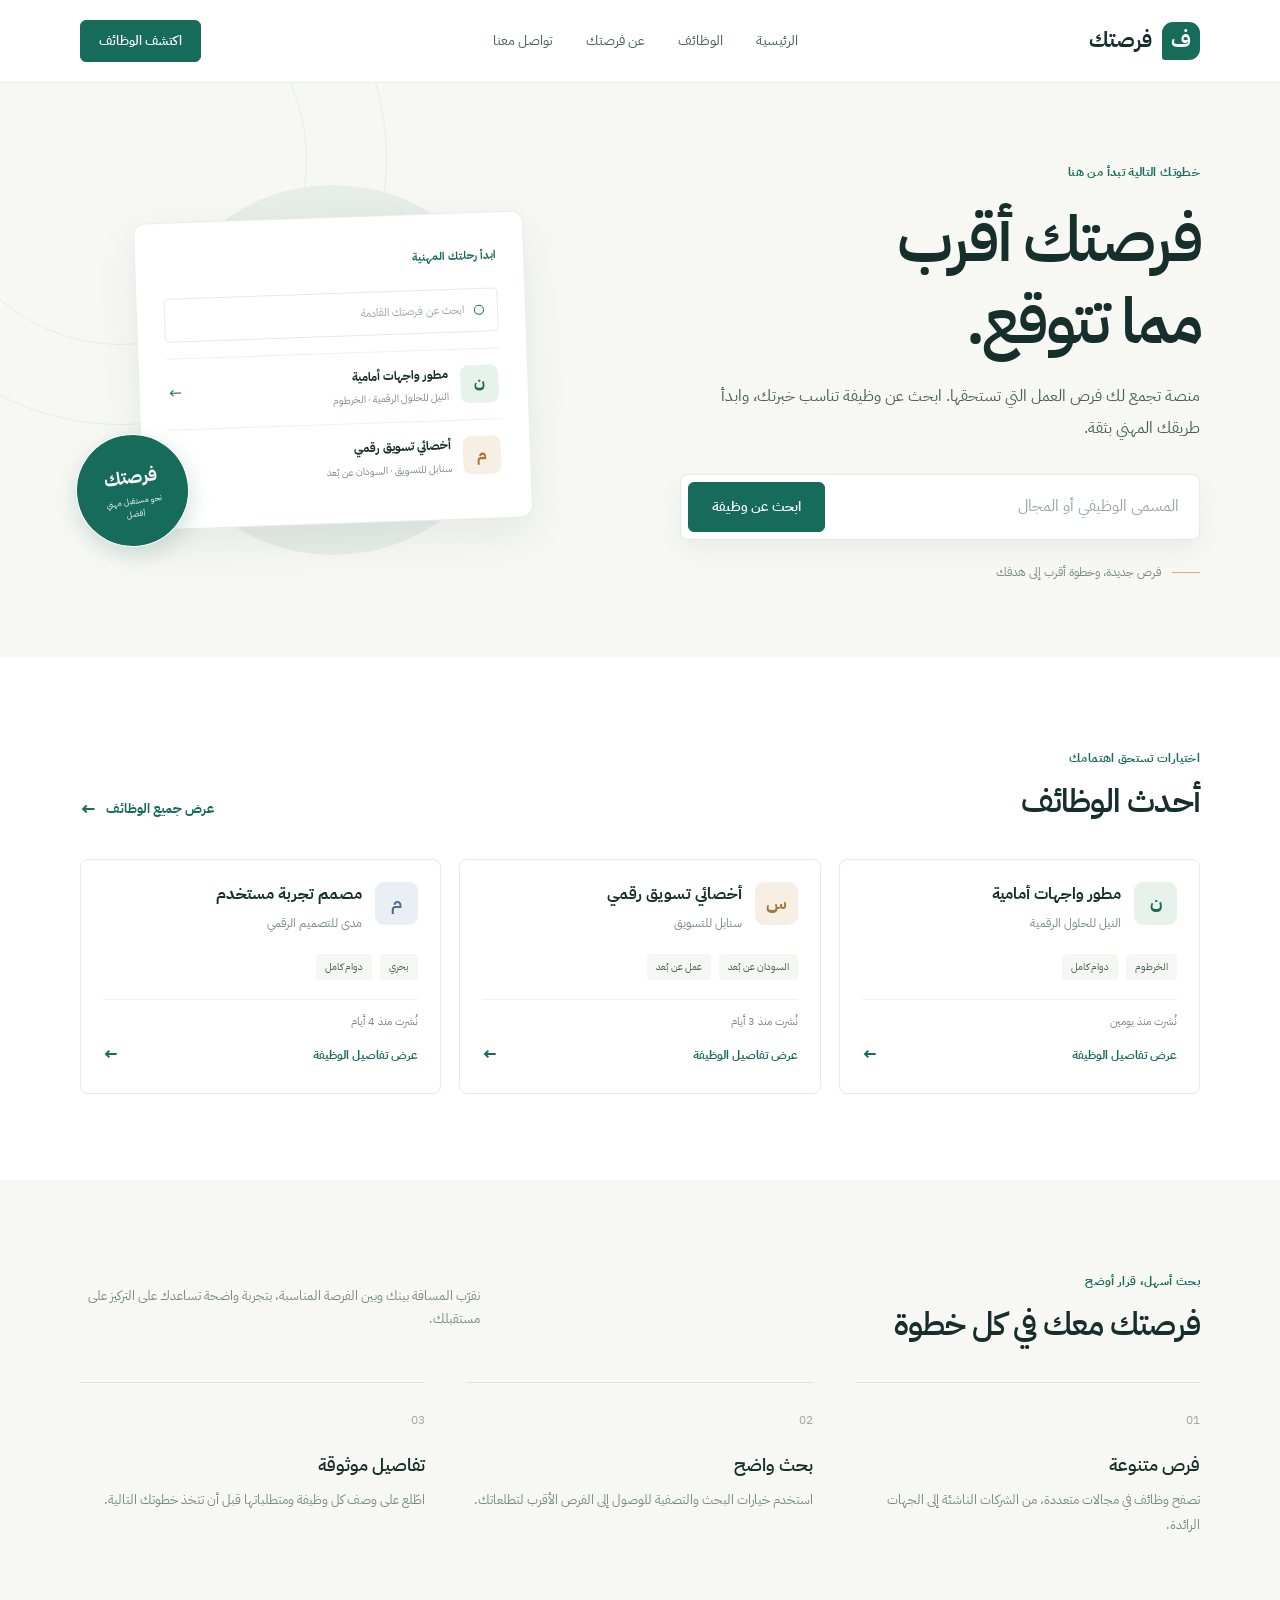
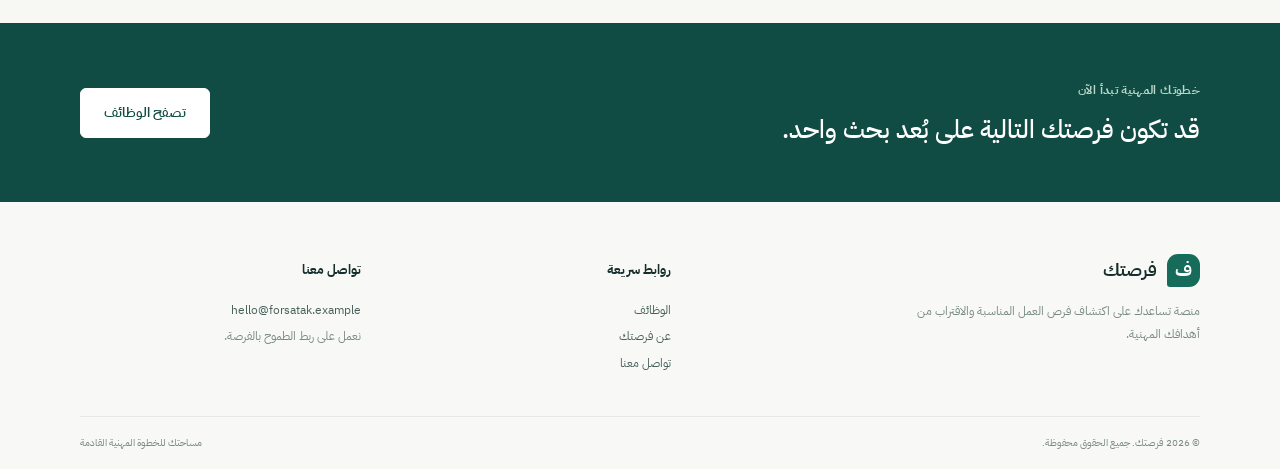
<file: index.html>
<!doctype html>
<html lang="ar" dir="rtl">
<head>
  <meta charset="utf-8">
  <meta name="viewport" content="width=device-width, initial-scale=1">
  <meta name="description" content="فرصتك: اكتشف فرص عمل مناسبة لطموحك، وابحث بسهولة عن أحدث الوظائف في مختلف المجالات.">
  <title>فرصتك | فرص عمل تناسب طموحك</title>
  <link rel="stylesheet" href="css/style.css">
  <script src="js/script.js" defer></script>
</head>
<body data-page="home">
  <a class="skip-link" href="#main-content">انتقل إلى المحتوى</a>
  <header class="site-header">
    <div class="container header-inner">
      <a class="brand" href="index.html" aria-label="فرصتك - الصفحة الرئيسية"><span class="brand-mark">ف</span><span>فرصتك</span></a>
      <nav class="main-nav" aria-label="التنقل الرئيسي">
        <a href="index.html">الرئيسية</a>
        <a href="jobs.html">الوظائف</a>
        <a href="about.html">عن فرصتك</a>
        <a href="contact.html">تواصل معنا</a>
      </nav>
      <a class="button button-small header-cta" href="jobs.html">اكتشف الوظائف</a>
    </div>
  </header>

  <main id="main-content">
    <section class="hero">
      <div class="container hero-layout">
        <div class="hero-copy">
          <span class="eyebrow">خطوتك التالية تبدأ من هنا</span>
          <h1>فرصتك أقرب<br>مما تتوقع.</h1>
          <p>منصة تجمع لك فرص العمل التي تستحقها. ابحث عن وظيفة تناسب خبرتك، وابدأ طريقك المهني بثقة.</p>
          <form class="hero-search" action="jobs.html" method="get" role="search">
            <label class="sr-only" for="home-keyword">المسمى الوظيفي أو المجال</label>
            <input id="home-keyword" name="q" type="search" placeholder="المسمى الوظيفي أو المجال">
            <button class="button" type="submit">ابحث عن وظيفة</button>
          </form>
          <div class="hero-note"><span class="note-line"></span><span>فرص جديدة، وخطوة أقرب إلى هدفك</span></div>
        </div>
        <div class="hero-visual" aria-hidden="true">
          <div class="visual-card visual-card-main">
            <span class="visual-kicker">ابدأ رحلتك المهنية</span>
            <div class="visual-search"><span class="visual-search-dot"></span><span>ابحث عن فرصتك القادمة</span></div>
            <div class="visual-job">
              <span class="visual-company">ن</span>
              <span><strong>مطور واجهات أمامية</strong><small>النيل للحلول الرقمية · الخرطوم</small></span>
              <span class="visual-arrow">←</span>
            </div>
            <div class="visual-job">
              <span class="visual-company company-warm">م</span>
              <span><strong>أخصائي تسويق رقمي</strong><small>سنابل للتسويق · السودان عن بُعد</small></span>
              <span class="visual-arrow">←</span>
            </div>
          </div>
          <div class="visual-stamp"><strong>فرصتك</strong><span>نحو مستقبل مهني أفضل</span></div>
        </div>
      </div>
    </section>

    <section class="section" aria-labelledby="latest-title">
      <div class="container">
        <div class="section-heading">
          <div><span class="eyebrow">اختيارات تستحق اهتمامك</span><h2 id="latest-title">أحدث الوظائف</h2></div>
          <a class="text-link" href="jobs.html">عرض جميع الوظائف <span aria-hidden="true">←</span></a>
        </div>
        <div class="job-grid job-grid-home" id="latest-jobs" aria-live="polite"></div>
      </div>
    </section>

    <section class="section section-tint" aria-labelledby="why-title">
      <div class="container">
        <div class="section-heading section-heading-centered">
          <div><span class="eyebrow">بحث أسهل، قرار أوضح</span><h2 id="why-title">فرصتك معك في كل خطوة</h2></div>
          <p>نقرّب المسافة بينك وبين الفرصة المناسبة، بتجربة واضحة تساعدك على التركيز على مستقبلك.</p>
        </div>
        <div class="feature-grid">
          <article class="feature-card"><span class="feature-number">01</span><h3>فرص متنوعة</h3><p>تصفح وظائف في مجالات متعددة، من الشركات الناشئة إلى الجهات الرائدة.</p></article>
          <article class="feature-card"><span class="feature-number">02</span><h3>بحث واضح</h3><p>استخدم خيارات البحث والتصفية للوصول إلى الفرص الأقرب لتطلعاتك.</p></article>
          <article class="feature-card"><span class="feature-number">03</span><h3>تفاصيل موثوقة</h3><p>اطّلع على وصف كل وظيفة ومتطلباتها قبل أن تتخذ خطوتك التالية.</p></article>
        </div>
      </div>
    </section>

    <section class="closing-cta">
      <div class="container closing-inner">
        <div><span class="eyebrow eyebrow-light">خطوتك المهنية تبدأ الآن</span><h2>قد تكون فرصتك التالية على بُعد بحث واحد.</h2></div>
        <a class="button button-light" href="jobs.html">تصفح الوظائف</a>
      </div>
    </section>
  </main>

  <footer class="site-footer">
    <div class="container footer-main">
      <div class="footer-about"><a class="brand brand-footer" href="index.html"><span class="brand-mark">ف</span><span>فرصتك</span></a><p>منصة تساعدك على اكتشاف فرص العمل المناسبة والاقتراب من أهدافك المهنية.</p></div>
      <div class="footer-links"><h2>روابط سريعة</h2><a href="jobs.html">الوظائف</a><a href="about.html">عن فرصتك</a><a href="contact.html">تواصل معنا</a></div>
      <div class="footer-contact"><h2>تواصل معنا</h2><a href="mailto:hello@forsatak.example">hello@forsatak.example</a><span>نعمل على ربط الطموح بالفرصة.</span></div>
    </div>
    <div class="container footer-bottom"><span>© <span data-current-year></span> فرصتك. جميع الحقوق محفوظة.</span><span>مساحتك للخطوة المهنية القادمة</span></div>
  </footer>
</body>
</html>
</file>
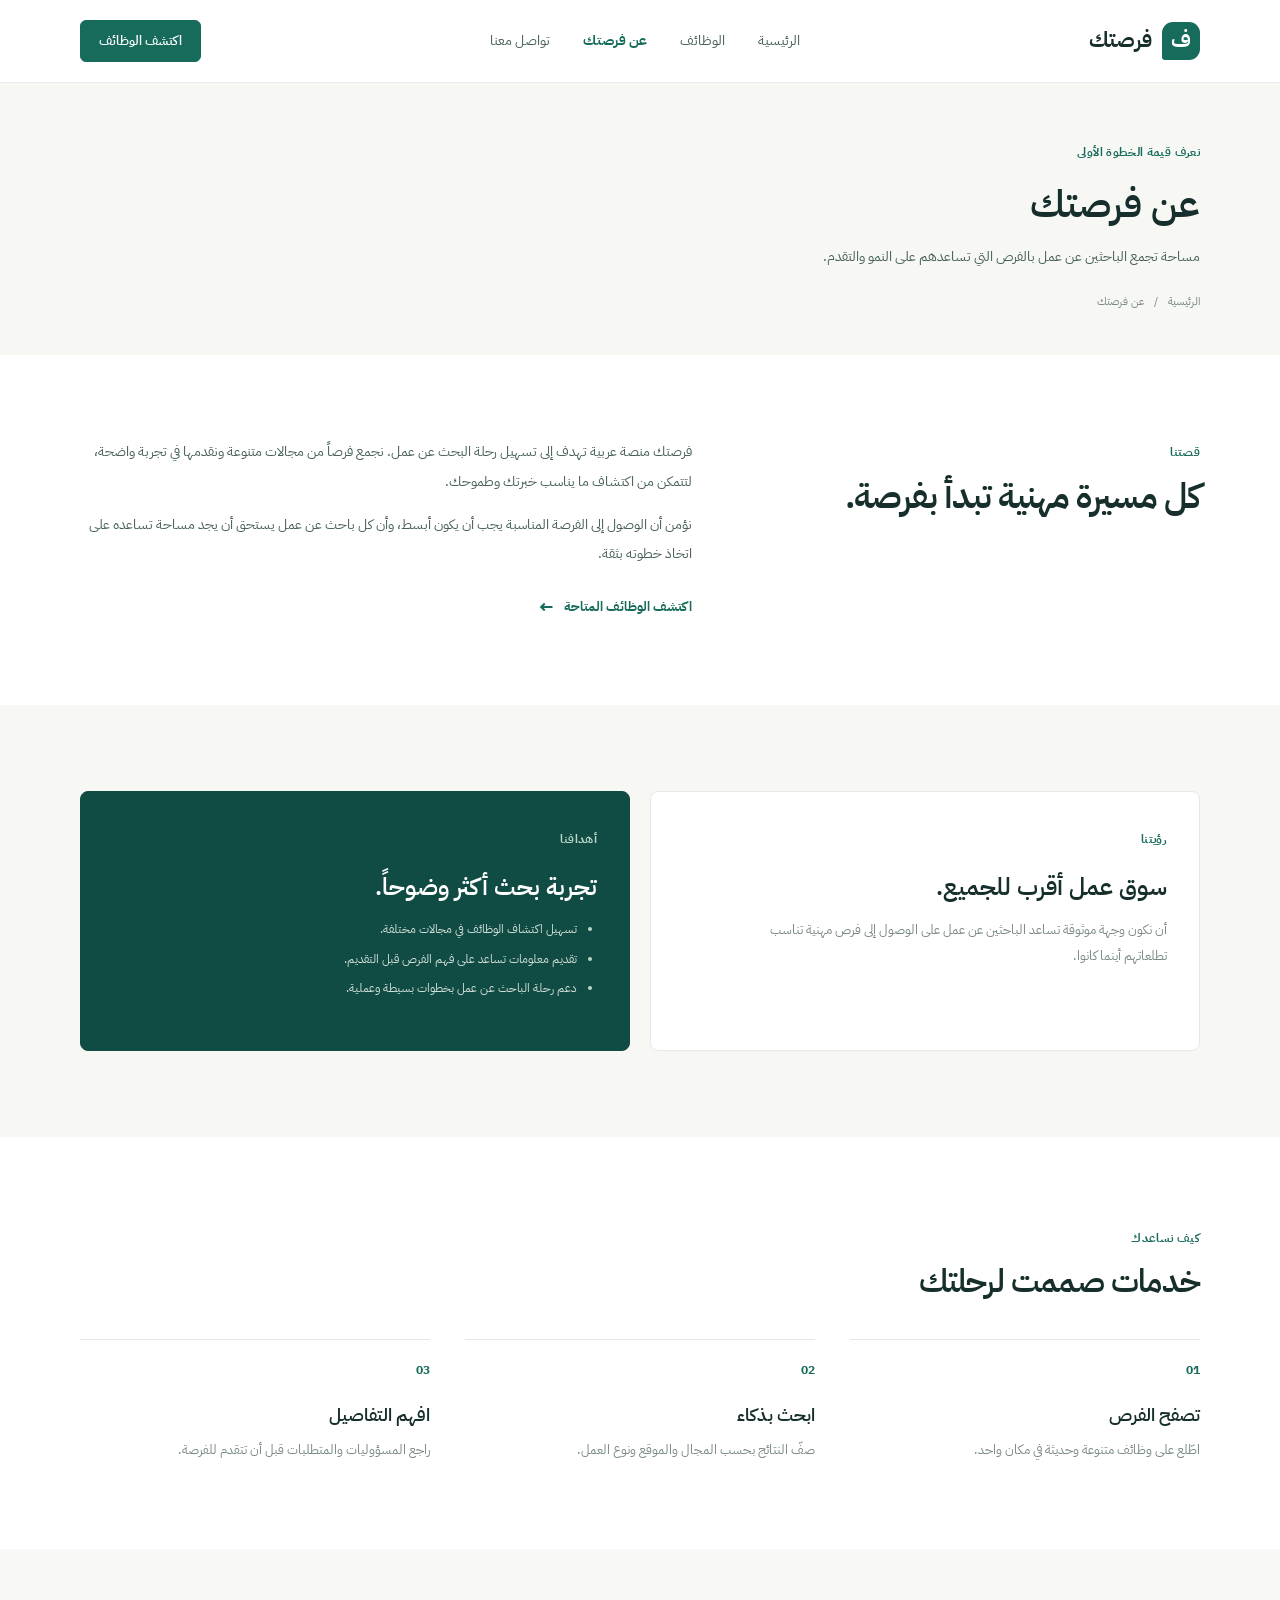
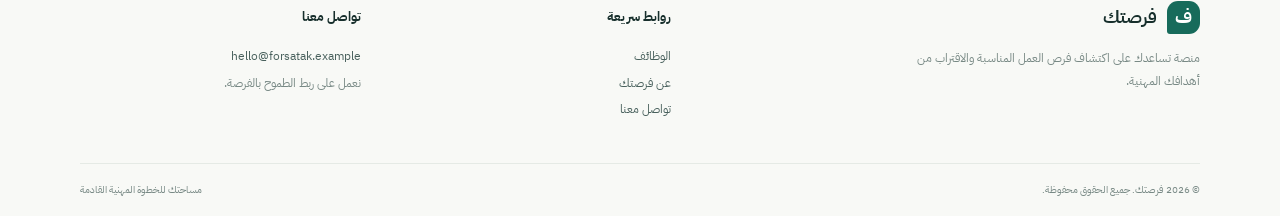
<file: about.html>
<!doctype html>
<html lang="ar" dir="rtl">
<head>
  <meta charset="utf-8">
  <meta name="viewport" content="width=device-width, initial-scale=1">
  <meta name="description" content="تعرّف على فرصتك ورؤيتنا في تسهيل الوصول إلى فرص العمل المناسبة لكل باحث عن عمل.">
  <title>عن فرصتك | فرصتك</title>
  <link rel="stylesheet" href="css/style.css">
  <script src="js/script.js" defer></script>
</head>
<body data-page="about">
  <a class="skip-link" href="#main-content">انتقل إلى المحتوى</a>
  <header class="site-header">
    <div class="container header-inner">
      <a class="brand" href="index.html" aria-label="فرصتك - الصفحة الرئيسية"><span class="brand-mark">ف</span><span>فرصتك</span></a>
      <nav class="main-nav" aria-label="التنقل الرئيسي"><a href="index.html">الرئيسية</a><a href="jobs.html">الوظائف</a><a href="about.html" aria-current="page">عن فرصتك</a><a href="contact.html">تواصل معنا</a></nav>
      <a class="button button-small header-cta" href="jobs.html">اكتشف الوظائف</a>
    </div>
  </header>
  <main id="main-content">
    <section class="page-banner">
      <div class="container"><span class="eyebrow">نعرف قيمة الخطوة الأولى</span><h1>عن فرصتك</h1><p>مساحة تجمع الباحثين عن عمل بالفرص التي تساعدهم على النمو والتقدم.</p><div class="breadcrumbs"><a href="index.html">الرئيسية</a><span aria-hidden="true">/</span><span aria-current="page">عن فرصتك</span></div></div>
    </section>
    <section class="section about-intro">
      <div class="container about-layout"><div><span class="eyebrow">قصتنا</span><h2>كل مسيرة مهنية تبدأ بفرصة.</h2></div><div class="about-copy"><p>فرصتك منصة عربية تهدف إلى تسهيل رحلة البحث عن عمل. نجمع فرصاً من مجالات متنوعة ونقدمها في تجربة واضحة، لتتمكن من اكتشاف ما يناسب خبرتك وطموحك.</p><p>نؤمن أن الوصول إلى الفرصة المناسبة يجب أن يكون أبسط، وأن كل باحث عن عمل يستحق أن يجد مساحة تساعده على اتخاذ خطوته بثقة.</p><a class="text-link" href="jobs.html">اكتشف الوظائف المتاحة <span aria-hidden="true">←</span></a></div></div>
    </section>
    <section class="section section-tint">
      <div class="container vision-grid">
        <article class="vision-card"><span class="eyebrow">رؤيتنا</span><h2>سوق عمل أقرب للجميع.</h2><p>أن نكون وجهة موثوقة تساعد الباحثين عن عمل على الوصول إلى فرص مهنية تناسب تطلعاتهم أينما كانوا.</p></article>
        <article class="vision-card vision-card-dark"><span class="eyebrow eyebrow-light">أهدافنا</span><h2>تجربة بحث أكثر وضوحاً.</h2><ul><li>تسهيل اكتشاف الوظائف في مجالات مختلفة.</li><li>تقديم معلومات تساعد على فهم الفرص قبل التقديم.</li><li>دعم رحلة الباحث عن عمل بخطوات بسيطة وعملية.</li></ul></article>
      </div>
    </section>
    <section class="section">
      <div class="container"><div class="section-heading"><div><span class="eyebrow">كيف نساعدك</span><h2>خدمات صممت لرحلتك</h2></div></div>
        <div class="service-grid"><article class="service-card"><span class="service-index">01</span><h3>تصفح الفرص</h3><p>اطّلع على وظائف متنوعة وحديثة في مكان واحد.</p></article><article class="service-card"><span class="service-index">02</span><h3>ابحث بذكاء</h3><p>صفّ النتائج بحسب المجال والموقع ونوع العمل.</p></article><article class="service-card"><span class="service-index">03</span><h3>افهم التفاصيل</h3><p>راجع المسؤوليات والمتطلبات قبل أن تتقدم للفرصة.</p></article></div>
      </div>
    </section>
  </main>
  <footer class="site-footer">
    <div class="container footer-main"><div class="footer-about"><a class="brand brand-footer" href="index.html"><span class="brand-mark">ف</span><span>فرصتك</span></a><p>منصة تساعدك على اكتشاف فرص العمل المناسبة والاقتراب من أهدافك المهنية.</p></div><div class="footer-links"><h2>روابط سريعة</h2><a href="jobs.html">الوظائف</a><a href="about.html">عن فرصتك</a><a href="contact.html">تواصل معنا</a></div><div class="footer-contact"><h2>تواصل معنا</h2><a href="mailto:hello@forsatak.example">hello@forsatak.example</a><span>نعمل على ربط الطموح بالفرصة.</span></div></div>
    <div class="container footer-bottom"><span>© <span data-current-year></span> فرصتك. جميع الحقوق محفوظة.</span><span>مساحتك للخطوة المهنية القادمة</span></div>
  </footer>
</body>
</html>
</file>
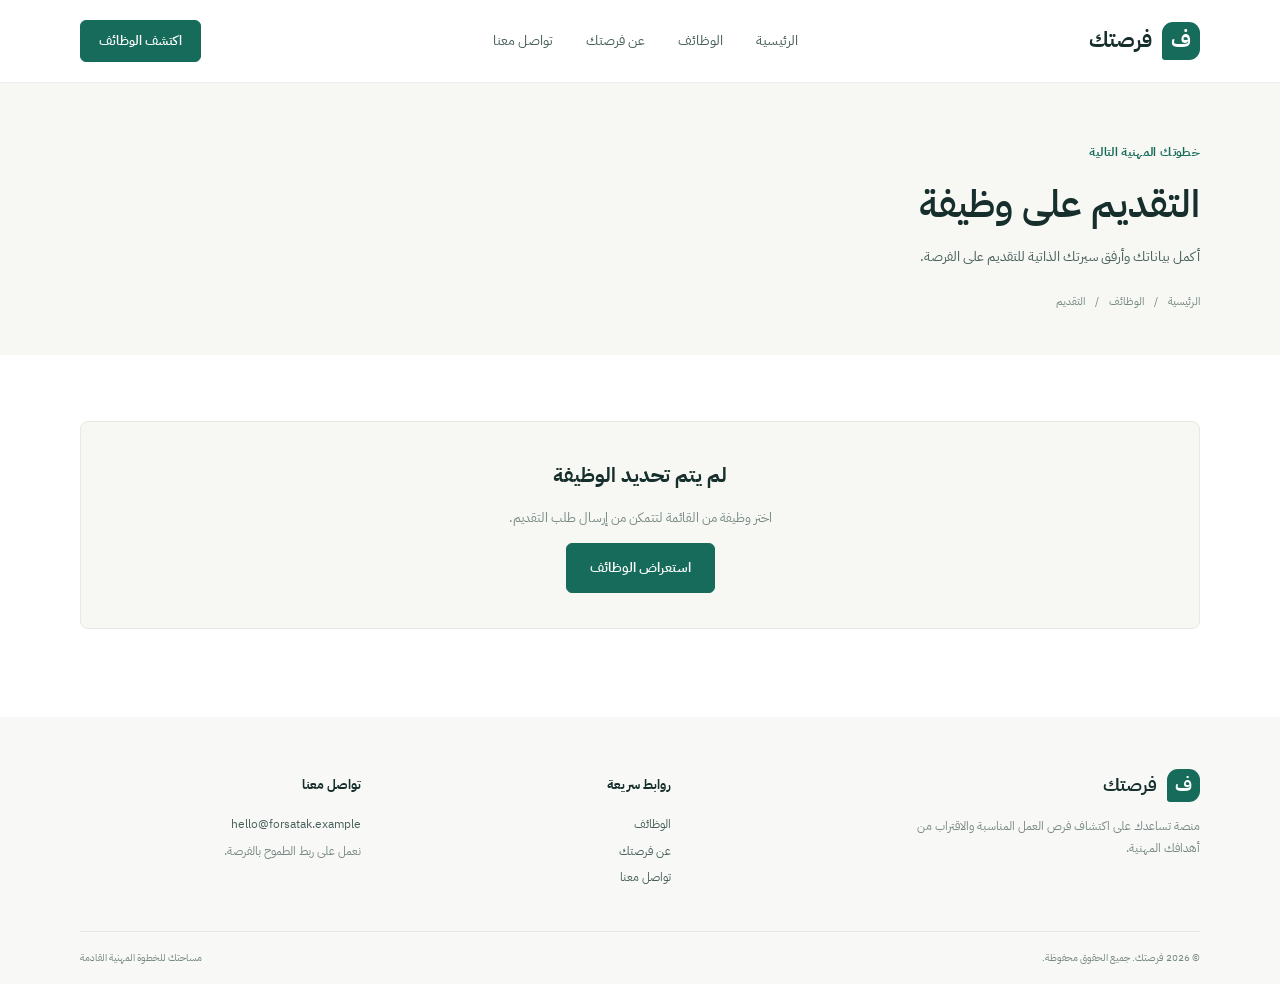
<file: apply.html>
<!doctype html>
<html lang="ar" dir="rtl">
<head>
  <meta charset="utf-8">
  <meta name="viewport" content="width=device-width, initial-scale=1">
  <meta name="description" content="قدّم على الوظيفة المناسبة في فرصتك وأرفق سيرتك الذاتية.">
  <title>التقديم على الوظيفة | فرصتك</title>
  <link rel="stylesheet" href="css/style.css">
  <script src="js/script.js" defer></script>
</head>
<body data-page="apply">
  <a class="skip-link" href="#main-content">انتقل إلى المحتوى</a>
  <header class="site-header">
    <div class="container header-inner">
      <a class="brand" href="index.html" aria-label="فرصتك - الصفحة الرئيسية"><span class="brand-mark">ف</span><span>فرصتك</span></a>
      <nav class="main-nav" aria-label="التنقل الرئيسي"><a href="index.html">الرئيسية</a><a href="jobs.html">الوظائف</a><a href="about.html">عن فرصتك</a><a href="contact.html">تواصل معنا</a></nav>
      <a class="button button-small header-cta" href="jobs.html">اكتشف الوظائف</a>
    </div>
  </header>
  <main id="main-content">
    <section class="page-banner">
      <div class="container"><span class="eyebrow">خطوتك المهنية التالية</span><h1>التقديم على وظيفة</h1><p>أكمل بياناتك وأرفق سيرتك الذاتية للتقديم على الفرصة.</p><div class="breadcrumbs"><a href="index.html">الرئيسية</a><span aria-hidden="true">/</span><a href="jobs.html">الوظائف</a><span aria-hidden="true">/</span><span aria-current="page">التقديم</span></div></div>
    </section>
    <section class="section contact-section">
      <div class="container">
        <div class="application-job-missing" id="application-job-missing" hidden>
          <h2>لم يتم تحديد الوظيفة</h2>
          <p>اختر وظيفة من القائمة لتتمكن من إرسال طلب التقديم.</p>
          <a class="button" href="jobs.html">استعراض الوظائف</a>
        </div>
        <div class="contact-layout" id="application-form-section">
          <div class="contact-info"><span class="eyebrow">بيانات التقديم</span><h2>عرّفنا بنفسك، واقترب من فرصتك.</h2><p>أدخل بياناتك بدقة، وأرفق سيرتك الذاتية بصيغة PDF.</p><div class="application-job-card"><span>الوظيفة التي تتقدم إليها</span><strong id="application-job-name"></strong></div><div class="contact-detail"><span>السيرة الذاتية</span><p>ارفق ملف PDF بحجم لا يتجاوز 5 ميجابايت.</p></div></div>
          <form class="contact-form application-form" id="application-form">
            <input id="application-job-id" name="job_id" type="hidden">
            <div class="filter-field"><label for="applicant-name">الاسم الكامل</label><input id="applicant-name" name="name" type="text" autocomplete="name" required></div>
            <div class="form-row">
              <div class="filter-field"><label for="applicant-email">البريد الإلكتروني</label><input id="applicant-email" name="email" type="email" autocomplete="email" required></div>
              <div class="filter-field"><label for="applicant-phone">رقم الهاتف</label><input id="applicant-phone" name="phone" type="tel" autocomplete="tel" inputmode="tel" title="أدخل رقم هاتف صحيحاً يتكون من 7 إلى 20 رقماً أو رمزاً." required></div>
            </div>
            <div class="form-row">
              <div class="filter-field"><label for="applicant-education">المؤهل العلمي</label><select id="applicant-education" name="education" required><option value="">اختر المؤهل العلمي</option><option value="ثانوية عامة">ثانوية عامة</option><option value="دبلوم">دبلوم</option><option value="بكالوريوس">بكالوريوس</option><option value="ماجستير">ماجستير</option><option value="دكتوراه">دكتوراه</option><option value="أخرى">أخرى</option></select></div>
              <div class="filter-field"><label for="applicant-experience">سنوات الخبرة</label><input id="applicant-experience" name="experience_years" type="number" min="0" max="60" step="1" inputmode="numeric" required></div>
            </div>
            <div class="filter-field"><label for="application-resume">السيرة الذاتية (PDF)</label><input id="application-resume" name="resume" type="file" accept=".pdf,application/pdf" aria-describedby="resume-help" required><p class="application-resume-help" id="resume-help">ملف PDF فقط، بحد أقصى 5 ميجابايت.</p></div>
            <div class="filter-field"><label for="applicant-message">رسالة تعريفية <span>(اختياري)</span></label><textarea id="applicant-message" name="message" rows="4"></textarea></div>
            <button class="button" type="submit">إرسال طلب التقديم</button>
            <p class="form-notice" id="application-notice" role="status" hidden></p>
          </form>
        </div>
      </div>
    </section>
  </main>
  <footer class="site-footer">
    <div class="container footer-main"><div class="footer-about"><a class="brand brand-footer" href="index.html"><span class="brand-mark">ف</span><span>فرصتك</span></a><p>منصة تساعدك على اكتشاف فرص العمل المناسبة والاقتراب من أهدافك المهنية.</p></div><div class="footer-links"><h2>روابط سريعة</h2><a href="jobs.html">الوظائف</a><a href="about.html">عن فرصتك</a><a href="contact.html">تواصل معنا</a></div><div class="footer-contact"><h2>تواصل معنا</h2><a href="mailto:hello@forsatak.example">hello@forsatak.example</a><span>نعمل على ربط الطموح بالفرصة.</span></div></div>
    <div class="container footer-bottom"><span>© <span data-current-year></span> فرصتك. جميع الحقوق محفوظة.</span><span>مساحتك للخطوة المهنية القادمة</span></div>
  </footer>
</body>
</html>
</file>
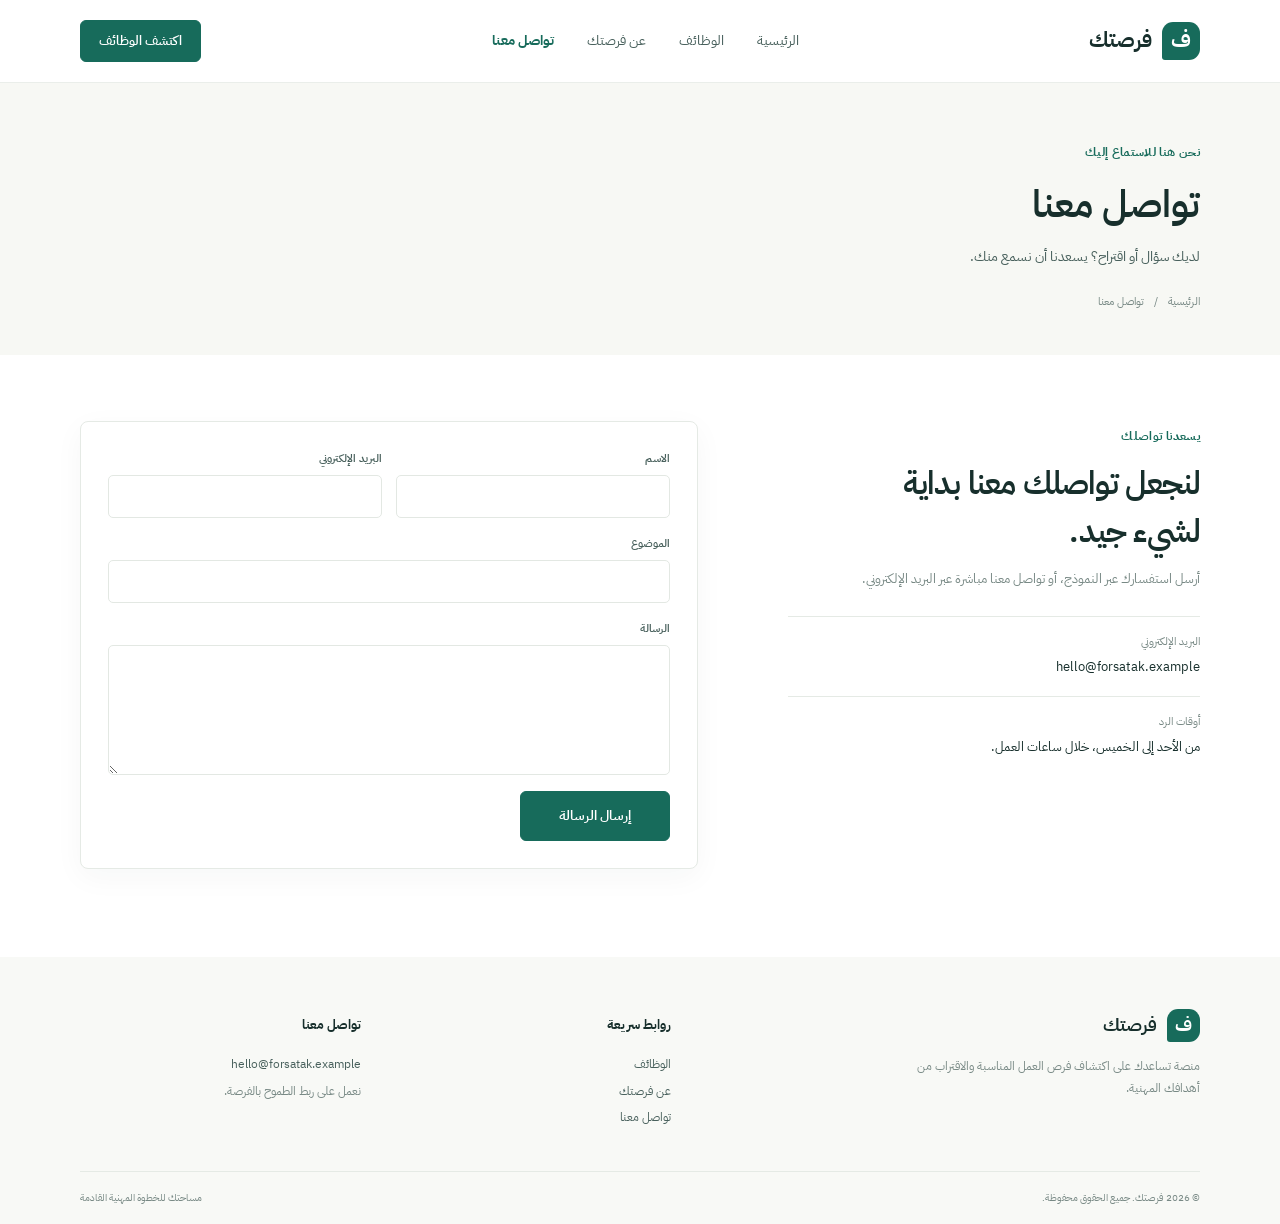
<file: contact.html>
<!doctype html>
<html lang="ar" dir="rtl">
<head>
  <meta charset="utf-8">
  <meta name="viewport" content="width=device-width, initial-scale=1">
  <meta name="description" content="تواصل مع فريق فرصتك عبر النموذج أو البريد الإلكتروني.">
  <title>تواصل معنا | فرصتك</title>
  <link rel="stylesheet" href="css/style.css">
  <script src="js/script.js" defer></script>
</head>
<body data-page="contact">
  <a class="skip-link" href="#main-content">انتقل إلى المحتوى</a>
  <header class="site-header">
    <div class="container header-inner">
      <a class="brand" href="index.html" aria-label="فرصتك - الصفحة الرئيسية"><span class="brand-mark">ف</span><span>فرصتك</span></a>
      <nav class="main-nav" aria-label="التنقل الرئيسي"><a href="index.html">الرئيسية</a><a href="jobs.html">الوظائف</a><a href="about.html">عن فرصتك</a><a href="contact.html" aria-current="page">تواصل معنا</a></nav>
      <a class="button button-small header-cta" href="jobs.html">اكتشف الوظائف</a>
    </div>
  </header>
  <main id="main-content">
    <section class="page-banner">
      <div class="container"><span class="eyebrow">نحن هنا للاستماع إليك</span><h1>تواصل معنا</h1><p>لديك سؤال أو اقتراح؟ يسعدنا أن نسمع منك.</p><div class="breadcrumbs"><a href="index.html">الرئيسية</a><span aria-hidden="true">/</span><span aria-current="page">تواصل معنا</span></div></div>
    </section>
    <section class="section contact-section">
      <div class="container contact-layout">
        <div class="contact-info"><span class="eyebrow">يسعدنا تواصلك</span><h2>لنجعل تواصلك معنا بداية لشيء جيد.</h2><p>أرسل استفسارك عبر النموذج، أو تواصل معنا مباشرة عبر البريد الإلكتروني.</p><div class="contact-detail"><span>البريد الإلكتروني</span><a href="mailto:hello@forsatak.example">hello@forsatak.example</a></div><div class="contact-detail"><span>أوقات الرد</span><p>من الأحد إلى الخميس، خلال ساعات العمل.</p></div></div>
        <form class="contact-form" id="contact-form">
          <div class="form-row"><div class="filter-field"><label for="contact-name">الاسم</label><input id="contact-name" name="name" type="text" autocomplete="name" required></div><div class="filter-field"><label for="contact-email">البريد الإلكتروني</label><input id="contact-email" name="email" type="email" autocomplete="email" required></div></div>
          <div class="filter-field"><label for="contact-subject">الموضوع</label><input id="contact-subject" name="subject" type="text" required></div>
          <div class="filter-field"><label for="contact-message">الرسالة</label><textarea id="contact-message" name="message" rows="5" required></textarea></div>
          <button class="button" type="submit">إرسال الرسالة</button>
          <p class="form-notice" id="contact-notice" role="status" hidden></p>
        </form>
      </div>
    </section>
  </main>
  <footer class="site-footer">
    <div class="container footer-main"><div class="footer-about"><a class="brand brand-footer" href="index.html"><span class="brand-mark">ف</span><span>فرصتك</span></a><p>منصة تساعدك على اكتشاف فرص العمل المناسبة والاقتراب من أهدافك المهنية.</p></div><div class="footer-links"><h2>روابط سريعة</h2><a href="jobs.html">الوظائف</a><a href="about.html">عن فرصتك</a><a href="contact.html">تواصل معنا</a></div><div class="footer-contact"><h2>تواصل معنا</h2><a href="mailto:hello@forsatak.example">hello@forsatak.example</a><span>نعمل على ربط الطموح بالفرصة.</span></div></div>
    <div class="container footer-bottom"><span>© <span data-current-year></span> فرصتك. جميع الحقوق محفوظة.</span><span>مساحتك للخطوة المهنية القادمة</span></div>
  </footer>
</body>
</html>
</file>
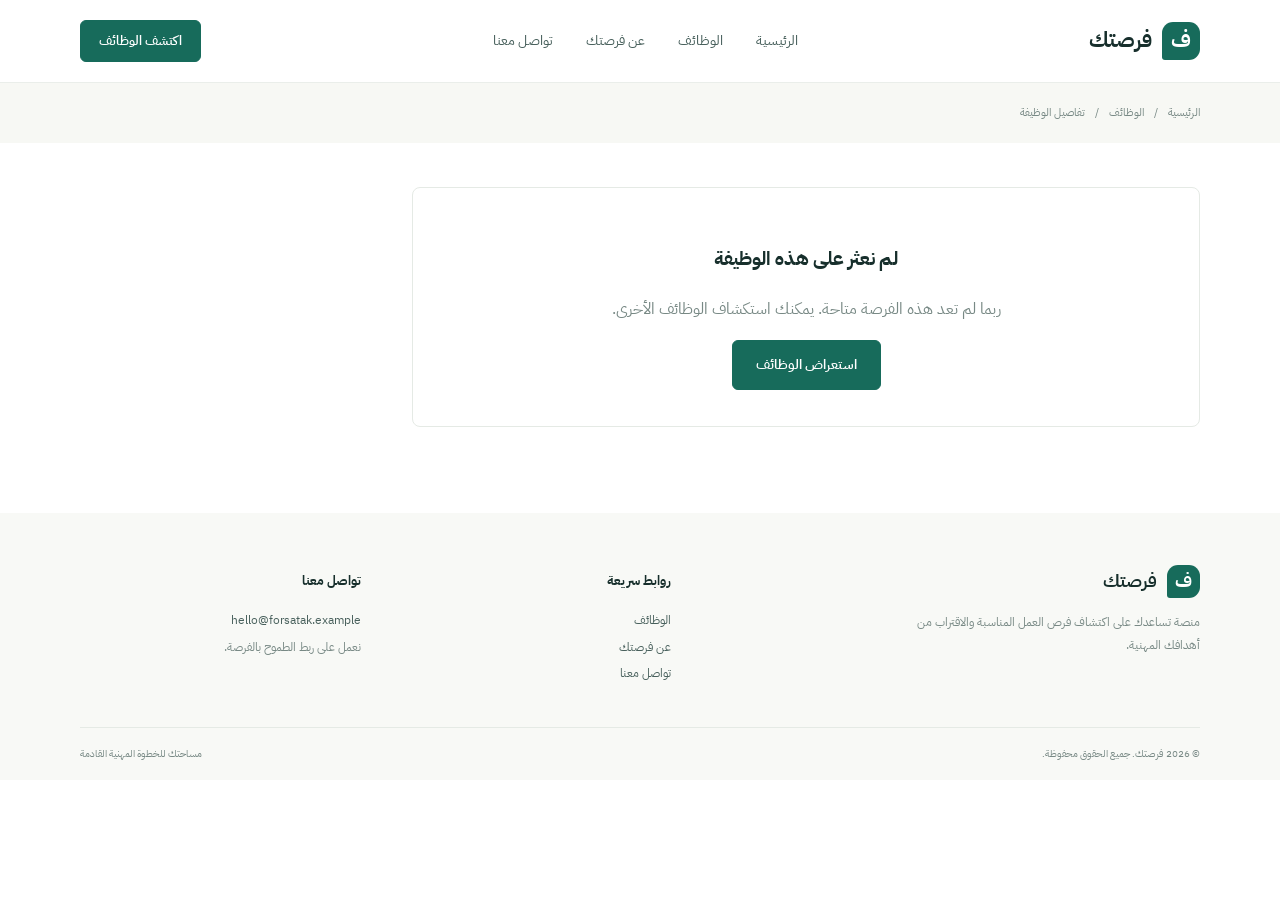
<file: job-details.html>
<!doctype html>
<html lang="ar" dir="rtl">
<head>
  <meta charset="utf-8">
  <meta name="viewport" content="width=device-width, initial-scale=1">
  <meta name="description" content="اقرأ تفاصيل الوظيفة والمسؤوليات والمتطلبات، وتعرّف على طريقة التقديم.">
  <title>تفاصيل الوظيفة | فرصتك</title>
  <link rel="stylesheet" href="css/style.css">
  <script src="js/script.js" defer></script>
</head>
<body data-page="details">
  <a class="skip-link" href="#main-content">انتقل إلى المحتوى</a>
  <header class="site-header">
    <div class="container header-inner">
      <a class="brand" href="index.html" aria-label="فرصتك - الصفحة الرئيسية"><span class="brand-mark">ف</span><span>فرصتك</span></a>
      <nav class="main-nav" aria-label="التنقل الرئيسي"><a href="index.html">الرئيسية</a><a href="jobs.html">الوظائف</a><a href="about.html">عن فرصتك</a><a href="contact.html">تواصل معنا</a></nav>
      <a class="button button-small header-cta" href="jobs.html">اكتشف الوظائف</a>
    </div>
  </header>
  <main id="main-content">
    <section class="page-banner page-banner-compact">
      <div class="container"><div class="breadcrumbs"><a href="index.html">الرئيسية</a><span aria-hidden="true">/</span><a href="jobs.html">الوظائف</a><span aria-hidden="true">/</span><span aria-current="page">تفاصيل الوظيفة</span></div></div>
    </section>
    <section class="section details-section">
      <div class="container details-layout">
        <article class="details-main" id="job-details-content" aria-live="polite"></article>
        <aside class="apply-card" id="apply-card">
          <span class="eyebrow">هل تناسبك هذه الفرصة؟</span>
          <h2>اتخذ خطوتك التالية</h2>
          <p>أرسل بياناتك وسيرتك الذاتية للبدء بخطوة التقديم على هذه الفرصة.</p>
          <a class="button apply-button" id="apply-link" href="contact.html">التقديم على الوظيفة</a>
          <a class="back-link" href="jobs.html">العودة إلى قائمة الوظائف</a>
        </aside>
      </div>
    </section>
  </main>
  <footer class="site-footer">
    <div class="container footer-main"><div class="footer-about"><a class="brand brand-footer" href="index.html"><span class="brand-mark">ف</span><span>فرصتك</span></a><p>منصة تساعدك على اكتشاف فرص العمل المناسبة والاقتراب من أهدافك المهنية.</p></div><div class="footer-links"><h2>روابط سريعة</h2><a href="jobs.html">الوظائف</a><a href="about.html">عن فرصتك</a><a href="contact.html">تواصل معنا</a></div><div class="footer-contact"><h2>تواصل معنا</h2><a href="mailto:hello@forsatak.example">hello@forsatak.example</a><span>نعمل على ربط الطموح بالفرصة.</span></div></div>
    <div class="container footer-bottom"><span>© <span data-current-year></span> فرصتك. جميع الحقوق محفوظة.</span><span>مساحتك للخطوة المهنية القادمة</span></div>
  </footer>
</body>
</html>
</file>
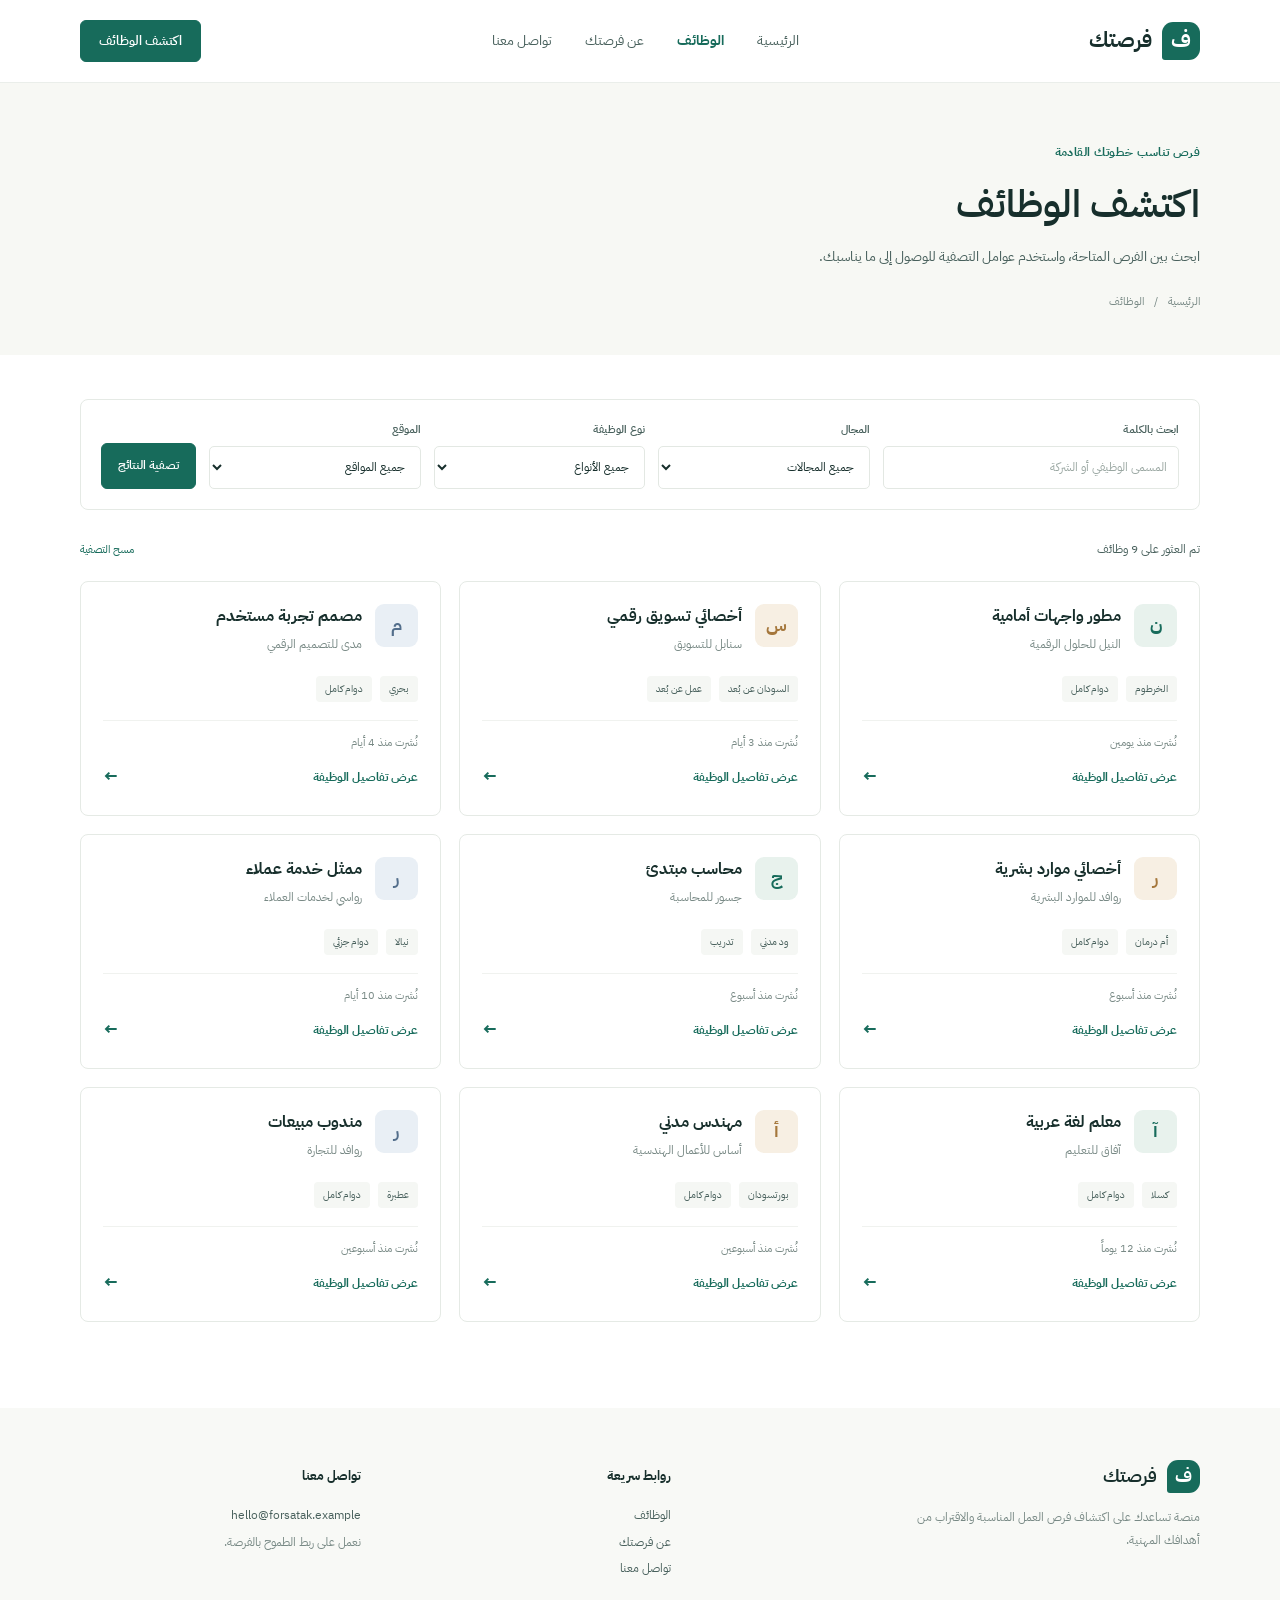
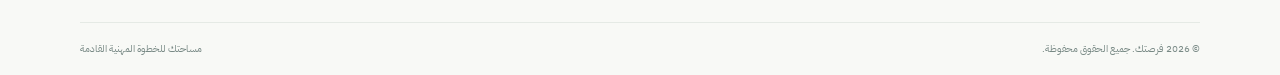
<file: jobs.html>
<!doctype html>
<html lang="ar" dir="rtl">
<head>
  <meta charset="utf-8">
  <meta name="viewport" content="width=device-width, initial-scale=1">
  <meta name="description" content="تصفح أحدث الوظائف واستخدم خيارات البحث والتصفية للعثور على الفرصة المناسبة.">
  <title>الوظائف | فرصتك</title>
  <link rel="stylesheet" href="css/style.css">
  <script src="js/script.js" defer></script>
</head>
<body data-page="jobs">
  <a class="skip-link" href="#main-content">انتقل إلى المحتوى</a>
  <header class="site-header">
    <div class="container header-inner">
      <a class="brand" href="index.html" aria-label="فرصتك - الصفحة الرئيسية"><span class="brand-mark">ف</span><span>فرصتك</span></a>
      <nav class="main-nav" aria-label="التنقل الرئيسي"><a href="index.html">الرئيسية</a><a href="jobs.html" aria-current="page">الوظائف</a><a href="about.html">عن فرصتك</a><a href="contact.html">تواصل معنا</a></nav>
      <a class="button button-small header-cta" href="jobs.html">اكتشف الوظائف</a>
    </div>
  </header>
  <main id="main-content">
    <section class="page-banner">
      <div class="container"><span class="eyebrow">فرص تناسب خطوتك القادمة</span><h1>اكتشف الوظائف</h1><p>ابحث بين الفرص المتاحة، واستخدم عوامل التصفية للوصول إلى ما يناسبك.</p><div class="breadcrumbs"><a href="index.html">الرئيسية</a><span aria-hidden="true">/</span><span aria-current="page">الوظائف</span></div></div>
    </section>
    <section class="section jobs-section">
      <div class="container">
        <form class="filters-panel" id="job-filters" role="search">
          <div class="filter-field filter-keyword"><label for="job-keyword">ابحث بالكلمة</label><input id="job-keyword" name="q" type="search" placeholder="المسمى الوظيفي أو الشركة"></div>
          <div class="filter-field"><label for="job-category">المجال</label><select id="job-category" name="category"><option value="">جميع المجالات</option><option value="تقنية المعلومات">تقنية المعلومات</option><option value="التسويق">التسويق</option><option value="التصميم">التصميم</option><option value="الموارد البشرية">الموارد البشرية</option><option value="المالية">المالية والمحاسبة</option><option value="التعليم">التعليم</option><option value="الهندسة">الهندسة</option><option value="المبيعات">المبيعات</option><option value="خدمة العملاء">خدمة العملاء</option></select></div>
          <div class="filter-field"><label for="job-type">نوع الوظيفة</label><select id="job-type" name="type"><option value="">جميع الأنواع</option><option value="دوام كامل">دوام كامل</option><option value="دوام جزئي">دوام جزئي</option><option value="عمل عن بُعد">عمل عن بُعد</option><option value="تدريب">تدريب</option></select></div>
          <div class="filter-field"><label for="job-location">الموقع</label><select id="job-location" name="location"><option value="">جميع المواقع</option><option value="الخرطوم">الخرطوم</option><option value="أم درمان">أم درمان</option><option value="بحري">بحري</option><option value="ود مدني">ود مدني</option><option value="بورتسودان">بورتسودان</option><option value="كسلا">كسلا</option><option value="القضارف">القضارف</option><option value="سنار">سنار</option><option value="الأبيض">الأبيض</option><option value="كوستي">كوستي</option><option value="دنقلا">دنقلا</option><option value="عطبرة">عطبرة</option><option value="شندي">شندي</option><option value="نيالا">نيالا</option><option value="الفاشر">الفاشر</option><option value="الدمازين">الدمازين</option><option value="السودان عن بُعد">السودان عن بُعد</option></select></div>
          <button class="button filter-button" type="submit">تصفية النتائج</button>
        </form>
        <div class="results-heading"><p id="results-count" aria-live="polite"></p><button class="clear-filters" id="clear-filters" type="button">مسح التصفية</button></div>
        <div class="job-grid" id="all-jobs" aria-live="polite"></div>
        <p class="empty-state" id="empty-jobs" hidden>لا توجد وظائف مطابقة لبحثك. جرّب تغيير كلمات البحث أو خيارات التصفية.</p>
      </div>
    </section>
  </main>
  <footer class="site-footer">
    <div class="container footer-main"><div class="footer-about"><a class="brand brand-footer" href="index.html"><span class="brand-mark">ف</span><span>فرصتك</span></a><p>منصة تساعدك على اكتشاف فرص العمل المناسبة والاقتراب من أهدافك المهنية.</p></div><div class="footer-links"><h2>روابط سريعة</h2><a href="jobs.html">الوظائف</a><a href="about.html">عن فرصتك</a><a href="contact.html">تواصل معنا</a></div><div class="footer-contact"><h2>تواصل معنا</h2><a href="mailto:hello@forsatak.example">hello@forsatak.example</a><span>نعمل على ربط الطموح بالفرصة.</span></div></div>
    <div class="container footer-bottom"><span>© <span data-current-year></span> فرصتك. جميع الحقوق محفوظة.</span><span>مساحتك للخطوة المهنية القادمة</span></div>
  </footer>
</body>
</html>
</file>
<file: css/style.css>
@import url('https://fonts.googleapis.com/css2?family=IBM+Plex+Sans+Arabic:wght@400;500;600;700&display=swap');

:root {
  color-scheme: light;
  --ink: #172f2c;
  --ink-soft: #48605c;
  --muted: #788985;
  --brand: #176b5b;
  --brand-dark: #104c43;
  --brand-light: #e8f2ed;
  --cream: #f7f8f4;
  --paper: #fff;
  --line: #e5eae5;
  --sand: #d7ad72;
  --shadow: 0 16px 45px rgba(27, 55, 48, .08);
  font-family: "IBM Plex Sans Arabic", Tahoma, Arial, sans-serif;
}

* { box-sizing: border-box; }
html { scroll-behavior: smooth; }
body { margin: 0; background: var(--paper); color: var(--ink); font-size: 16px; line-height: 1.8; }
a { color: inherit; text-decoration: none; }
button, input, select, textarea { font: inherit; }
button, a, input, select, textarea { -webkit-tap-highlight-color: transparent; }
button:focus-visible, a:focus-visible, input:focus-visible, select:focus-visible, textarea:focus-visible { outline: 3px solid #d5aa64; outline-offset: 3px; }
.container { width: min(1120px, calc(100% - 48px)); margin-inline: auto; }
.sr-only, .skip-link:not(:focus) { position: absolute; width: 1px; height: 1px; padding: 0; margin: -1px; overflow: hidden; clip: rect(0, 0, 0, 0); white-space: nowrap; border: 0; }
.skip-link:focus { position: fixed; z-index: 20; top: 12px; right: 12px; padding: 10px 16px; background: var(--paper); border-radius: 6px; box-shadow: var(--shadow); }

.site-header { position: relative; z-index: 2; background: var(--paper); border-bottom: 1px solid rgba(229, 234, 229, .8); }
.header-inner { min-height: 82px; display: flex; align-items: center; justify-content: space-between; gap: 30px; }
.brand { display: inline-flex; align-items: center; gap: 10px; color: var(--ink); font-size: 21px; font-weight: 700; white-space: nowrap; }
.brand-mark { display: grid; width: 38px; height: 38px; place-items: center; border-radius: 11px 11px 11px 3px; background: var(--brand); color: #fff; font-size: 21px; }
.main-nav { display: flex; align-items: center; gap: 33px; color: var(--ink-soft); font-size: 14px; }
.main-nav a { transition: color .2s ease; }
.main-nav a:hover, .main-nav a[aria-current="page"] { color: var(--brand); }
.main-nav a[aria-current="page"] { font-weight: 700; }
.button { display: inline-flex; min-height: 50px; align-items: center; justify-content: center; padding: 11px 23px; border: 1px solid var(--brand); border-radius: 6px; background: var(--brand); color: #fff; cursor: pointer; font-size: 14px; font-weight: 600; transition: background .2s ease, transform .2s ease; }
.button:hover { background: var(--brand-dark); transform: translateY(-1px); }
.button-small { min-height: 42px; padding: 8px 18px; font-size: 13px; }
.header-cta { white-space: nowrap; }

.hero { position: relative; overflow: hidden; background: var(--cream); }
.hero::before { position: absolute; top: -190px; left: -145px; width: 530px; height: 530px; border: 1px solid rgba(23, 107, 91, .08); border-radius: 50%; content: ""; }
.hero::after { position: absolute; top: -110px; left: -65px; width: 370px; height: 370px; border: 1px solid rgba(23, 107, 91, .08); border-radius: 50%; content: ""; }
.hero-layout { position: relative; z-index: 1; display: grid; min-height: 560px; grid-template-columns: 1.05fr .95fr; align-items: center; gap: 54px; padding-block: 74px; }
.hero-copy { max-width: 555px; }
.eyebrow { display: inline-block; color: var(--brand); font-size: 12px; font-weight: 700; letter-spacing: .03em; }
.hero h1 { margin: 14px 0 16px; font-size: clamp(42px, 5vw, 64px); font-weight: 600; line-height: 1.28; letter-spacing: -.04em; }
.hero-copy > p { max-width: 480px; margin: 0; color: var(--ink-soft); font-size: 16px; line-height: 2; }
.hero-search { display: flex; max-width: 520px; gap: 8px; margin-top: 30px; padding: 7px; border: 1px solid var(--line); border-radius: 8px; background: #fff; box-shadow: 0 10px 25px rgba(23, 47, 44, .06); }
.hero-search input { width: 100%; min-width: 0; padding: 8px 13px; border: 0; outline: 0; color: var(--ink); background: transparent; }
.hero-search input::placeholder { color: #9aa7a2; }
.hero-search .button { flex: 0 0 auto; }
.hero-note { display: flex; align-items: center; gap: 11px; margin-top: 22px; color: var(--muted); font-size: 12px; }
.note-line { width: 28px; height: 1px; background: var(--sand); }
.hero-visual { position: relative; display: flex; min-height: 370px; align-items: center; justify-content: center; }
.hero-visual::before { position: absolute; width: 370px; height: 370px; border-radius: 50%; background: #e7eee8; content: ""; }
.visual-card { position: relative; z-index: 1; width: min(390px, 100%); padding: 27px; border: 1px solid rgba(229, 234, 229, .8); border-radius: 12px; background: #fff; box-shadow: var(--shadow); transform: rotate(-2deg); }
.visual-kicker { color: var(--brand); font-size: 11px; font-weight: 700; }
.visual-search { display: flex; align-items: center; gap: 10px; margin-block: 19px 16px; padding: 11px 13px; border: 1px solid var(--line); border-radius: 5px; color: #9aa7a2; font-size: 11px; }
.visual-search-dot { width: 10px; height: 10px; border: 1.5px solid var(--brand); border-radius: 50%; }
.visual-job { display: flex; align-items: center; gap: 12px; padding: 14px 2px; border-top: 1px solid #f0f2ef; }
.visual-company { display: grid; flex: 0 0 38px; height: 38px; place-items: center; border-radius: 8px; background: #e7f2eb; color: var(--brand); font-size: 16px; font-weight: 700; }
.company-warm { background: #f7efe3; color: #a5773c; }
.visual-job strong, .visual-job small { display: block; }
.visual-job strong { font-size: 12px; }
.visual-job small { margin-top: 3px; color: var(--muted); font-size: 10px; }
.visual-arrow { margin-right: auto; color: var(--brand); }
.visual-stamp { position: absolute; z-index: 2; bottom: 8px; left: -4px; display: grid; width: 113px; height: 113px; align-content: center; justify-items: center; border: 1px solid #fff; border-radius: 50%; background: var(--brand); color: #fff; box-shadow: 0 8px 22px rgba(23, 107, 91, .2); transform: rotate(-8deg); }
.visual-stamp strong { font-size: 18px; }
.visual-stamp span { max-width: 75px; margin-top: 2px; text-align: center; font-size: 8px; line-height: 1.6; }

.section { padding-block: 86px; }
.section-tint { background: var(--cream); }
.section-heading { display: flex; align-items: end; justify-content: space-between; gap: 24px; margin-bottom: 34px; }
.section-heading h2, .about-layout h2, .contact-info h2 { margin: 5px 0 0; font-size: 32px; font-weight: 600; line-height: 1.5; letter-spacing: -.025em; }
.text-link { display: inline-flex; align-items: center; gap: 10px; color: var(--brand); font-size: 13px; font-weight: 700; white-space: nowrap; }
.text-link span { font-size: 18px; transition: transform .2s; }
.text-link:hover span { transform: translateX(-4px); }
.job-grid { display: grid; grid-template-columns: repeat(3, minmax(0, 1fr)); gap: 18px; }
.job-card { display: flex; min-height: 235px; flex-direction: column; padding: 22px; border: 1px solid var(--line); border-radius: 8px; background: #fff; transition: box-shadow .2s, transform .2s, border-color .2s; }
.job-card:hover { border-color: #c9dbd2; box-shadow: 0 14px 30px rgba(27, 55, 48, .07); transform: translateY(-3px); }
.job-card-top { display: flex; align-items: flex-start; gap: 13px; }
.company-mark { display: grid; flex: 0 0 43px; height: 43px; place-items: center; border-radius: 9px; background: var(--brand-light); color: var(--brand); font-size: 18px; font-weight: 700; }
.company-mark.tone-sand { background: #f7efe3; color: #a5773c; }
.company-mark.tone-blue { background: #e9eff5; color: #536e8b; }
.job-card h3 { margin: 0; font-size: 16px; font-weight: 700; line-height: 1.6; }
.job-company { margin-top: 2px; color: var(--muted); font-size: 12px; }
.job-meta { display: flex; flex-wrap: wrap; gap: 8px; margin-block: 18px 15px; }
.job-tag { padding: 4px 9px; border-radius: 4px; background: #f5f7f4; color: var(--ink-soft); font-size: 10px; }
.job-date { margin-top: auto; padding-top: 12px; border-top: 1px solid #f0f2ef; color: var(--muted); font-size: 11px; }
.job-card-link { display: flex; justify-content: space-between; align-items: center; margin-top: 9px; color: var(--brand); font-size: 12px; font-weight: 700; }
.job-card-link span { font-size: 17px; }
.section-heading-centered { align-items: center; }
.section-heading-centered > p { max-width: 400px; margin: 0; color: var(--muted); font-size: 13px; }
.feature-grid { display: grid; grid-template-columns: repeat(3, 1fr); gap: 42px; }
.feature-card { padding: 22px 0 0; border-top: 1px solid #dce5de; }
.feature-number { color: #9caa9f; font-size: 12px; }
.feature-card h3, .service-card h3 { margin: 15px 0 7px; font-size: 18px; font-weight: 600; }
.feature-card p, .service-card p { margin: 0; color: var(--muted); font-size: 13px; line-height: 1.9; }
.closing-cta { padding-block: 52px; background: var(--brand-dark); color: #fff; }
.closing-inner { display: flex; align-items: center; justify-content: space-between; gap: 30px; }
.eyebrow-light { color: #b9d8c8; }
.closing-inner h2 { max-width: 600px; margin: 6px 0 0; font-size: 25px; font-weight: 500; line-height: 1.6; }
.button-light { flex: 0 0 auto; border-color: #fff; background: #fff; color: var(--brand-dark); }
.button-light:hover { border-color: #e9f1eb; background: #e9f1eb; }

.site-footer { background: #f8f9f6; }
.footer-main { display: grid; grid-template-columns: 1.5fr .8fr .9fr; gap: 60px; padding-block: 52px 42px; }
.brand-footer { font-size: 18px; }
.brand-footer .brand-mark { width: 33px; height: 33px; font-size: 18px; }
.footer-about p { max-width: 310px; margin: 13px 0 0; color: var(--muted); font-size: 12px; line-height: 1.9; }
.footer-main h2 { margin: 4px 0 13px; font-size: 13px; }
.footer-links, .footer-contact { display: flex; flex-direction: column; align-items: flex-start; gap: 5px; color: var(--ink-soft); font-size: 12px; }
.footer-links h2, .footer-contact h2 { color: var(--ink); }
.footer-contact span { color: var(--muted); }
.footer-links a:hover, .footer-contact a:hover { color: var(--brand); }
.footer-bottom { display: flex; justify-content: space-between; gap: 20px; padding-block: 17px; border-top: 1px solid var(--line); color: var(--muted); font-size: 10px; }

.page-banner { padding-block: 54px 43px; background: var(--cream); }
.page-banner h1 { margin: 5px 0; font-size: 38px; font-weight: 600; }
.page-banner p { margin: 0; color: var(--ink-soft); font-size: 14px; }
.breadcrumbs { display: flex; align-items: center; gap: 10px; margin-top: 23px; color: var(--muted); font-size: 11px; }
.breadcrumbs a:hover { color: var(--brand); }
.page-banner-compact { padding-block: 20px; }
.page-banner-compact .breadcrumbs { margin: 0; }
.jobs-section { padding-top: 44px; }
.filters-panel { display: grid; grid-template-columns: 1.4fr 1fr 1fr 1fr auto; align-items: end; gap: 13px; padding: 20px; border: 1px solid var(--line); border-radius: 8px; background: #fff; }
.filter-field { display: flex; flex-direction: column; gap: 6px; }
.filter-field label { color: var(--ink-soft); font-size: 11px; font-weight: 600; }
.filter-field input, .filter-field select, .filter-field textarea { width: 100%; min-height: 43px; padding: 9px 11px; border: 1px solid #e3e8e3; border-radius: 5px; background: #fff; color: var(--ink); font-size: 12px; }
.filter-field input::placeholder { color: #9aa7a2; }
.filter-field textarea { min-height: 130px; resize: vertical; }
.filter-button { min-height: 43px; padding-inline: 16px; font-size: 12px; white-space: nowrap; }
.results-heading { display: flex; justify-content: space-between; align-items: center; margin-block: 25px 16px; }
.results-heading p { margin: 0; color: var(--ink-soft); font-size: 12px; }
.clear-filters { padding: 5px 0; border: 0; background: transparent; color: var(--brand); cursor: pointer; font-size: 11px; }
.empty-state { padding: 55px 20px; border: 1px dashed #cfdad1; border-radius: 8px; color: var(--muted); text-align: center; font-size: 14px; }

.details-section { padding-top: 44px; }
.details-layout { display: grid; grid-template-columns: minmax(0, 1fr) 300px; align-items: start; gap: 32px; }
.details-main { min-width: 0; }
.details-header { padding: 27px; border: 1px solid var(--line); border-radius: 8px; background: #fff; }
.details-header-top { display: flex; align-items: center; gap: 16px; }
.details-header .company-mark { flex-basis: 56px; height: 56px; font-size: 22px; }
.details-header h1 { margin: 0; font-size: 25px; font-weight: 600; line-height: 1.5; }
.details-company { color: var(--muted); font-size: 13px; }
.details-meta { display: flex; flex-wrap: wrap; gap: 9px; margin-top: 22px; }
.details-meta span { padding: 5px 11px; border-radius: 4px; background: #f5f7f4; color: var(--ink-soft); font-size: 11px; }
.details-content { padding: 28px 4px; }
.details-content section + section { margin-top: 26px; }
.details-content h2 { margin: 0 0 9px; font-size: 17px; font-weight: 600; }
.details-content p { margin: 0; color: var(--ink-soft); font-size: 13px; line-height: 2; }
.details-content ul, .vision-card ul { display: grid; gap: 8px; margin: 0; padding-inline-start: 20px; color: var(--ink-soft); font-size: 13px; }
.details-content li::marker, .vision-card li::marker { color: var(--brand); }
.apply-card { position: sticky; top: 24px; padding: 24px; border: 1px solid var(--line); border-radius: 8px; background: var(--cream); }
.apply-card h2 { margin: 7px 0; font-size: 18px; }
.apply-card p { margin: 0; color: var(--muted); font-size: 12px; line-height: 1.9; }
.apply-button { width: 100%; margin-top: 20px; }
.back-link { display: block; margin-top: 13px; color: var(--brand); text-align: center; font-size: 11px; }
.detail-not-found { padding: 36px; border: 1px solid var(--line); border-radius: 8px; text-align: center; }
.detail-not-found p { color: var(--muted); }

.about-intro { padding-block: 82px; }
.about-layout { display: grid; grid-template-columns: .8fr 1.2fr; gap: 100px; }
.about-layout h2 { max-width: 380px; font-size: 35px; }
.about-copy p { margin: 0 0 14px; color: var(--ink-soft); font-size: 14px; line-height: 2.1; }
.about-copy .text-link { margin-top: 8px; }
.vision-grid { display: grid; grid-template-columns: 1fr 1fr; gap: 20px; }
.vision-card { min-height: 260px; padding: 32px; border: 1px solid var(--line); border-radius: 8px; background: #fff; }
.vision-card h2 { margin: 13px 0 8px; font-size: 24px; font-weight: 600; }
.vision-card p { max-width: 430px; margin: 0; color: var(--muted); font-size: 13px; line-height: 2; }
.vision-card-dark { border-color: var(--brand-dark); background: var(--brand-dark); color: #fff; }
.vision-card-dark h2 { color: #fff; }
.vision-card-dark ul { margin-top: 10px; color: #d2e0d9; font-size: 12px; }
.vision-card-dark li::marker { color: #b9d8c8; }
.service-grid { display: grid; grid-template-columns: repeat(3, 1fr); gap: 35px; }
.service-card { padding-top: 15px; border-top: 1px solid var(--line); }
.service-index { color: var(--brand); font-size: 12px; font-weight: 700; }

.contact-section { padding-block: 66px 88px; }
.contact-layout { display: grid; grid-template-columns: .8fr 1.2fr; gap: 90px; }
.contact-layout[hidden] { display: none; }
.contact-info h2 { max-width: 360px; margin-top: 9px; }
.contact-info > p { max-width: 350px; margin: 12px 0 26px; color: var(--muted); font-size: 13px; }
.contact-detail { padding-block: 15px; border-top: 1px solid var(--line); }
.contact-detail > span { display: block; color: var(--muted); font-size: 11px; }
.contact-detail a, .contact-detail p { margin: 3px 0 0; color: var(--ink); font-size: 13px; }
.contact-form { display: grid; gap: 16px; padding: 27px; border: 1px solid var(--line); border-radius: 8px; background: #fff; box-shadow: 0 8px 30px rgba(27, 55, 48, .04); }
.form-row { display: grid; grid-template-columns: 1fr 1fr; gap: 14px; }
.contact-form .button { justify-self: start; min-width: 150px; }
.form-notice { margin: 0; color: var(--brand); font-size: 12px; }
.application-job-card { margin-bottom: 5px; padding: 18px 20px; border: 1px solid var(--line); border-radius: 7px; background: var(--cream); }
.application-job-card span { display: block; color: var(--muted); font-size: 11px; }
.application-job-card strong { display: block; margin-top: 3px; color: var(--ink); font-size: 15px; }
.application-resume-help { margin: -2px 0 0; color: var(--muted); font-size: 10px; }
.application-form .button { justify-self: start; min-width: 165px; }
.application-job-missing { padding: 35px; border: 1px solid var(--line); border-radius: 8px; background: var(--cream); text-align: center; }
.application-job-missing h2 { margin: 0; font-size: 20px; }
.application-job-missing p { color: var(--muted); font-size: 13px; }

@media (max-width: 900px) {
  .header-inner { gap: 18px; }
  .main-nav { gap: 18px; }
  .hero-layout { gap: 30px; }
  .filters-panel { grid-template-columns: repeat(2, 1fr); }
  .filter-button { grid-column: span 2; }
  .details-layout { grid-template-columns: minmax(0, 1fr) 260px; gap: 20px; }
  .about-layout, .contact-layout { gap: 45px; }
}
@media (max-width: 680px) {
  .container { width: min(100% - 34px, 500px); }
  .header-inner { min-height: auto; flex-wrap: wrap; justify-content: space-between; gap: 0; padding-block: 13px 10px; }
  .brand { font-size: 19px; }
  .brand-mark { width: 34px; height: 34px; }
  .header-cta { min-height: 37px; padding: 6px 12px; }
  .main-nav { order: 3; width: 100%; justify-content: space-between; gap: 8px; overflow-x: auto; padding-top: 12px; font-size: 11px; white-space: nowrap; }
  .hero-layout { min-height: auto; grid-template-columns: 1fr; gap: 25px; padding-block: 54px 46px; }
  .hero h1 { font-size: 46px; }
  .hero-copy > p { font-size: 14px; }
  .hero-search { margin-top: 22px; }
  .hero-search .button { min-height: 44px; padding-inline: 13px; font-size: 11px; }
  .hero-visual { min-height: 300px; }
  .hero-visual::before { width: 290px; height: 290px; }
  .visual-card { width: min(350px, calc(100% - 24px)); padding: 20px; }
  .visual-stamp { bottom: 0; left: 0; width: 90px; height: 90px; }
  .section { padding-block: 61px; }
  .section-heading { align-items: flex-start; flex-direction: column; gap: 12px; margin-bottom: 25px; }
  .section-heading h2, .about-layout h2, .contact-info h2 { font-size: 27px; }
  .job-grid, .feature-grid, .service-grid { grid-template-columns: 1fr; gap: 13px; }
  .job-card { min-height: auto; }
  .feature-grid { gap: 26px; }
  .feature-card { padding-top: 15px; }
  .section-heading-centered > p { margin-top: 0; }
  .closing-inner { align-items: flex-start; flex-direction: column; }
  .closing-inner h2 { font-size: 21px; }
  .footer-main { grid-template-columns: 1fr 1fr; gap: 28px 20px; padding-block: 38px 30px; }
  .footer-about { grid-column: 1 / -1; }
  .footer-bottom { flex-direction: column; gap: 3px; }
  .page-banner { padding-block: 39px 31px; }
  .page-banner h1 { font-size: 32px; }
  .jobs-section { padding-top: 30px; }
  .filters-panel { grid-template-columns: 1fr 1fr; gap: 11px; padding: 14px; }
  .filter-keyword { grid-column: 1 / -1; }
  .filter-button { grid-column: 1 / -1; }
  .details-layout { grid-template-columns: 1fr; }
  .apply-card { position: static; }
  .details-header { padding: 20px; }
  .details-header h1 { font-size: 20px; }
  .about-intro { padding-block: 55px; }
  .about-layout, .contact-layout { grid-template-columns: 1fr; gap: 23px; }
  .vision-grid { grid-template-columns: 1fr; }
  .vision-card { min-height: 0; padding: 25px; }
  .contact-section { padding-block: 49px 65px; }
  .contact-form { padding: 19px; }
  .form-row { grid-template-columns: 1fr; }
}
@media (prefers-reduced-motion: reduce) {
  *, *::before, *::after { scroll-behavior: auto !important; transition-duration: .01ms !important; }
}
</file>
